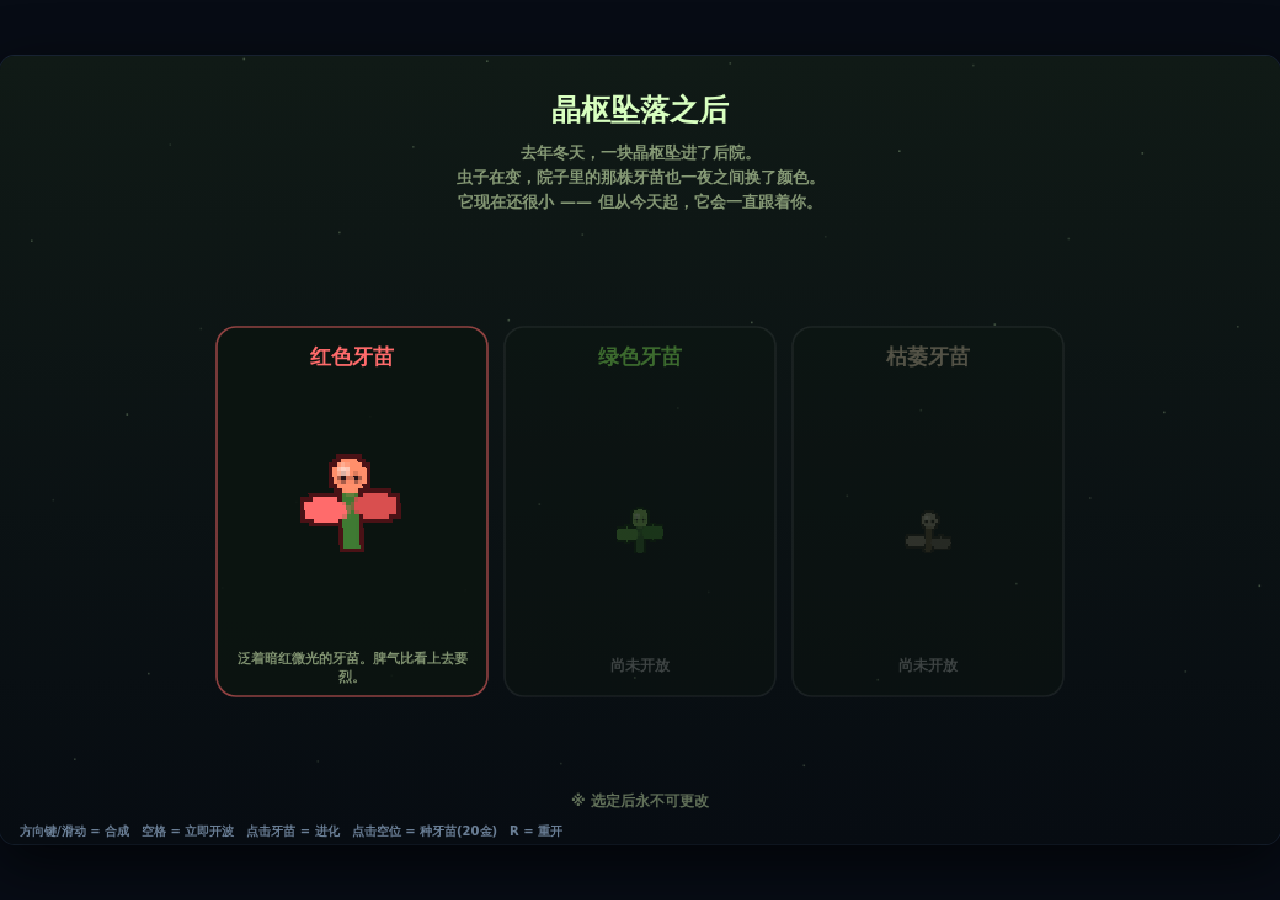
<file: 3069antone/index.html>
<!DOCTYPE html>
<html lang="zh-CN">
<head>
<meta charset="UTF-8">
<!-- viewport-fit=cover：让画布延伸到刘海屏/挖孔屏的安全区之外 -->
<meta name="viewport" content="width=device-width, initial-scale=1, maximum-scale=1, user-scalable=no, viewport-fit=cover">
<meta name="theme-color" content="#070c15">
<meta name="mobile-web-app-capable" content="yes">
<meta name="apple-mobile-web-app-capable" content="yes">
<meta name="apple-mobile-web-app-status-bar-style" content="black-translucent">
<title>星序防线 · 2048 × 塔防</title>
<style>
  html, body {
    margin: 0; padding: 0;
    height: 100%;
    /* dvh：手机地址栏收放时不会把画布顶出屏幕（不支持的浏览器回落到 100%） */
    height: 100dvh;
    background: #070c15;
    color: #dbe8f7;
    font-family: "Noto Sans SC", "PingFang SC", "Microsoft YaHei", system-ui, -apple-system, sans-serif;
    overflow: hidden;
    -webkit-tap-highlight-color: transparent;
    /* 手机端三件套：禁长按菜单、禁文本选中、禁下拉刷新 / 橡皮筋回弹 */
    -webkit-touch-callout: none;
    -webkit-user-select: none;
    user-select: none;
    overscroll-behavior: none;
    touch-action: manipulation;
  }
  #wrap {
    width: 100%; height: 100%;
    display: flex; align-items: center; justify-content: center;
  }
  #game {
    display: block;
    image-rendering: pixelated;
    image-rendering: crisp-edges;
    border-radius: 14px;
    box-shadow: 0 18px 60px rgba(0,0,0,.65), 0 0 0 1px rgba(120,170,230,.18);
    /* none 而非 manipulation：游戏要吃掉全部手势，绝不能交给浏览器去滚动/缩放 */
    touch-action: none;
    cursor: pointer;
    max-width: 100vw;
  }
  #loading {
    position: fixed; inset: 0;
    display: flex; align-items: center; justify-content: center;
    flex-direction: column; gap: 14px;
    background: #070c15; z-index: 10;
    font-size: 14px; letter-spacing: .1em; color: #7d95b5;
  }
  #loading b { font-size: 22px; color: #eaf3ff; letter-spacing: .2em; }
  .spin {
    width: 34px; height: 34px; border-radius: 50%;
    border: 3px solid rgba(120,170,230,.2);
    border-top-color: #6fd6ff;
    animation: sp .8s linear infinite;
  }
  @keyframes sp { to { transform: rotate(360deg); } }
</style>
</head>
<body>
<div id="wrap">
  <canvas id="game"></canvas>
</div>
<div id="loading"><b>星序防线</b><div class="spin"></div><span>正在生成像素美术…</span></div>

<script src="src/core/bus.js"></script>
<script src="src/core/rng.js"></script>
<script src="src/core/loop.js"></script>
<script src="src/core/layout.js"></script>
<script src="src/art/pixel.js"></script>
<script src="src/art/plantArt.js"></script>
<script src="src/art/insectArt.js"></script>
<script src="src/art/beeArt.js"></script>
<script src="src/art/fx.js"></script>
<!-- 培育植物（宠物）系统：数据 → 美术 → 系统 → 视图。
     ★ data/* 必须早于 systems/battlefield.js（它在加载期就把宠物形态并入 PLANTS）
       和 systems/meta.js（它在加载期就往 SHOP 里拼基础材料与血瓶）。
       顺序错了不会报错，只会静默少东西 —— 所以别挪。 -->
<script src="src/data/pets.js"></script>
<script src="src/data/basicMat.js"></script>
<script src="src/art/petArt.js"></script>
<script src="src/art/materialArt.js"></script>
<script src="src/systems/board2048.js"></script>
<script src="src/systems/battlefield.js"></script>
<script src="src/systems/director.js"></script>
<script src="src/view/boardView.js"></script>
<script src="src/view/battleView.js"></script>
<script src="src/systems/cards.js"></script>
<script src="src/systems/run.js"></script>
<script src="src/systems/meta.js"></script>
<script src="src/systems/pet.js"></script>
<script src="src/systems/forge.js"></script>
<script src="src/view/cardView.js"></script>
<script src="src/view/metaView.js"></script>
<script src="src/view/petPanel.js"></script>
<script src="src/view/forgeView.js"></script>
<script src="src/view/petChoose.js"></script>
<!-- 编辑器导出的关卡数据（由 editor 的「下载 levels.js」生成）。缺失则游戏回落默认，行为不变。 -->
<script src="src/data/levels.js"></script>
<script src="src/main.js"></script>
</body>
</html>
</file>
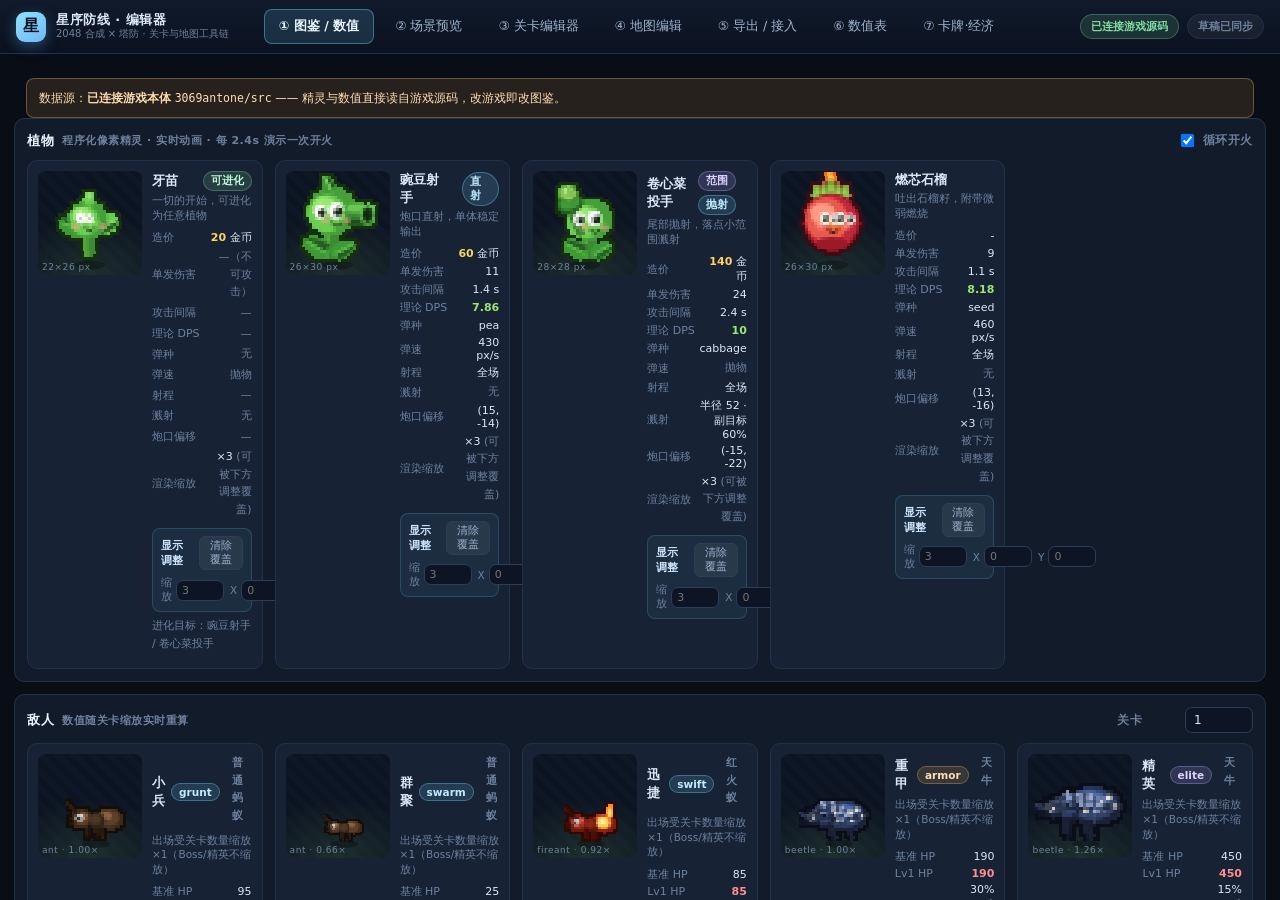
<file: editor/index.html>
<!DOCTYPE html>
<html lang="zh-CN">
<head>
<meta charset="UTF-8">
<meta name="viewport" content="width=device-width, initial-scale=1">
<title>星序防线 · 编辑器（关卡 / 地图 / 数值）</title>
<link rel="stylesheet" href="css/editor.css">
</head>
<body>

<header class="topbar">
  <div class="brand">
    <span class="logo">星</span>
    <div class="brand-txt">
      <b>星序防线 · 编辑器</b>
      <small>2048 合成 × 塔防 · 关卡与地图工具链</small>
    </div>
  </div>
  <nav class="tabs" id="tabs">
    <button class="tab active" data-panel="assets">① 图鉴 / 数值</button>
    <button class="tab" data-panel="scene">② 场景预览</button>
    <button class="tab" data-panel="level">③ 关卡编辑器</button>
    <button class="tab" data-panel="map">④ 地图编辑</button>
    <button class="tab" data-panel="export">⑤ 导出 / 接入</button>
    <button class="tab" data-panel="tables">⑥ 数值表</button>
    <button class="tab" data-panel="tune">⑦ 卡牌·经济</button>
  </nav>
  <div class="status">
    <span id="linkState" class="pill">检测数据源…</span>
    <span id="saveState" class="pill ghost">草稿已同步</span>
  </div>
</header>

<main id="stage"></main>
<div id="toasts"></div>

<!-- ============================================================
     游戏本体源码（只读引用，编辑器不修改游戏任何文件）
     这样编辑器里的精灵、数值、公式与游戏 100% 同源。
     ============================================================ -->
<script src="../3069antone/src/core/bus.js"></script>
<script src="../3069antone/src/core/rng.js"></script>
<script src="../3069antone/src/art/pixel.js"></script>
<script src="../3069antone/src/art/plantArt.js"></script>
<script src="../3069antone/src/art/insectArt.js"></script>
<script src="../3069antone/src/art/beeArt.js"></script>
<script src="../3069antone/src/art/fx.js"></script>
<script src="../3069antone/src/systems/board2048.js"></script>
<script src="../3069antone/src/systems/battlefield.js"></script>
<script src="../3069antone/src/systems/director.js"></script>
<script src="../3069antone/src/systems/cards.js"></script>
<script src="../3069antone/src/view/battleView.js"></script>
<script src="../3069antone/src/view/boardView.js"></script>

<!-- 编辑器自身 -->
<script src="js/core.js"></script>
<script src="js/data.js"></script>
<script src="js/panel-assets.js"></script>
<script src="js/panel-scene.js"></script>
<script src="js/panel-level.js"></script>
<script src="js/panel-map.js"></script>
<script src="js/panel-export.js"></script>
<script src="js/panel-tables.js"></script>
<script src="js/panel-tune.js"></script>
<script src="js/app.js"></script>
</body>
</html>
</file>
<file: editor/css/editor.css>
/* ============================================================
 *  星序防线 · 编辑器样式
 *  深色工具型界面（与游戏本体同一套色板），强调信息密度
 * ============================================================ */
:root {
  --bg: #080d16;
  --bg2: #0c1320;
  --panel: #121b2a;
  --panel2: #16202f;
  --card: #172234;
  --line: #22314a;
  --line2: #2c3d59;
  --txt: #dbe8f7;
  --txt2: #9db2cd;
  --dim: #6d819e;
  --acc: #6fd6ff;
  --acc2: #9ae872;
  --gold: #ffd45e;
  --warn: #ffb454;
  --bad: #ff8f8f;
  --good: #7fe0a0;
  --purple: #b9a6ff;
  --r: 10px;
}

* { box-sizing: border-box; }

html, body {
  margin: 0; padding: 0; height: 100%;
  background: var(--bg);
  color: var(--txt);
  font-family: "Noto Sans SC", "PingFang SC", "Microsoft YaHei", system-ui, -apple-system, sans-serif;
  font-size: 13px;
  overflow: hidden;
}

body { display: flex; flex-direction: column; }

/* ---------------- 顶栏 ---------------- */
.topbar {
  flex: 0 0 54px;
  display: flex; align-items: center; gap: 18px;
  padding: 0 16px;
  background: linear-gradient(180deg, #101a2b, #0b1220);
  border-bottom: 1px solid var(--line);
  z-index: 20;
}
.brand { display: flex; align-items: center; gap: 10px; min-width: 230px; }
.logo {
  width: 30px; height: 30px; border-radius: 9px;
  display: grid; place-items: center;
  font-weight: 900; font-size: 16px; color: #04121f;
  background: linear-gradient(140deg, #8fe3ff, #6fb6f5);
  box-shadow: 0 4px 14px rgba(90,180,255,.35);
}
.brand-txt { display: flex; flex-direction: column; line-height: 1.25; }
.brand-txt b { font-size: 13px; letter-spacing: .04em; }
.brand-txt small { color: var(--dim); font-size: 10px; }

.tabs { display: flex; gap: 6px; flex: 1; }
.tab {
  padding: 8px 14px; border-radius: 8px; cursor: pointer;
  background: transparent; border: 1px solid transparent;
  color: var(--txt2); font-size: 12.5px; font-family: inherit;
  transition: .15s;
}
.tab:hover { background: rgba(111,214,255,.08); color: var(--txt); }
.tab.active {
  background: rgba(111,214,255,.14); border-color: rgba(111,214,255,.4);
  color: #eaf7ff; font-weight: 700;
}

.status { display: flex; gap: 8px; }
.pill {
  padding: 4px 10px; border-radius: 20px; font-size: 11px; font-weight: 700;
  background: rgba(127,224,160,.14); color: var(--good);
  border: 1px solid rgba(127,224,160,.3);
}
.pill.ghost { background: rgba(255,255,255,.05); color: var(--dim); border-color: var(--line); }
.pill.warn { background: rgba(255,180,84,.14); color: var(--warn); border-color: rgba(255,180,84,.35); }
.pill.bad { background: rgba(255,143,143,.14); color: var(--bad); border-color: rgba(255,143,143,.35); }

/* ---------------- 舞台 ---------------- */
#stage { flex: 1; position: relative; overflow: hidden; }
.panel { position: absolute; inset: 0; display: none; overflow: auto; }
.panel.active { display: block; }
.panel.pad { padding: 14px; }
.panel.cols { display: none; }
.panel.cols.active { display: flex; gap: 12px; padding: 12px; }

/* ---------------- 通用块 ---------------- */
.card {
  background: var(--panel); border: 1px solid var(--line);
  border-radius: var(--r); padding: 12px;
}
.card + .card { margin-top: 12px; }
.h {
  display: flex; align-items: center; gap: 8px;
  font-weight: 800; font-size: 13px; letter-spacing: .04em;
  margin: 0 0 10px; color: #eaf3ff;
}
.h .sub { font-weight: 600; font-size: 11px; color: var(--dim); }
.h .sp { flex: 1; }
.sp { flex: 1; }

.row { display: flex; gap: 10px; align-items: center; }
.row.wrap { flex-wrap: wrap; }
.col { display: flex; flex-direction: column; gap: 10px; }

.btn {
  padding: 6px 11px; border-radius: 8px; cursor: pointer;
  background: rgba(255,255,255,.06); border: 1px solid var(--line2);
  color: var(--txt); font-size: 12px; font-family: inherit;
  transition: .13s; white-space: nowrap;
}
.btn:hover { background: rgba(111,214,255,.14); border-color: rgba(111,214,255,.45); }
.btn.primary { background: rgba(111,214,255,.18); border-color: rgba(111,214,255,.5); color: #eaf7ff; font-weight: 700; }
.btn.good { background: rgba(154,232,114,.16); border-color: rgba(154,232,114,.45); color: #dfffd0; }
.btn.danger { background: rgba(255,143,143,.12); border-color: rgba(255,143,143,.4); color: #ffd0d0; }
.btn.sm { padding: 3px 8px; font-size: 11px; border-radius: 6px; }
.btn.active { background: rgba(111,214,255,.22); border-color: var(--acc); color: #fff; font-weight: 700; }
.btn:disabled { opacity: .4; cursor: not-allowed; }

input[type=text], input[type=number], select, textarea {
  background: #0d1524; border: 1px solid var(--line2);
  color: var(--txt); border-radius: 7px; padding: 5px 8px;
  font-size: 12px; font-family: inherit; outline: none;
}
input:focus, select:focus, textarea:focus { border-color: var(--acc); }
input[type=number] { width: 68px; }
input.wide { width: 100%; }
textarea { width: 100%; resize: vertical; font-family: ui-monospace, Consolas, monospace; font-size: 11.5px; line-height: 1.55; }

label.f { display: flex; align-items: center; gap: 6px; font-size: 11.5px; color: var(--txt2); }
label.f > span { min-width: 62px; color: var(--dim); }

.tag {
  display: inline-block; padding: 2px 7px; border-radius: 20px;
  font-size: 10.5px; font-weight: 700; background: rgba(255,255,255,.07);
  color: var(--txt2); border: 1px solid var(--line2);
}
.tag.acc { background: rgba(111,214,255,.15); color: #bfeaff; border-color: rgba(111,214,255,.35); }
.tag.good { background: rgba(127,224,160,.14); color: #bff7d0; border-color: rgba(127,224,160,.32); }
.tag.warn { background: rgba(255,180,84,.14); color: #ffddb0; border-color: rgba(255,180,84,.32); }
.tag.bad { background: rgba(255,143,143,.14); color: #ffcfcf; border-color: rgba(255,143,143,.32); }
.tag.pur { background: rgba(185,166,255,.15); color: #ddd2ff; border-color: rgba(185,166,255,.34); }

/* ---------------- 显示参数微调 ---------------- */
.disp-ctl {
  margin-top: 8px; padding: 7px 8px; border-radius: 8px;
  background: rgba(111,214,255,.06); border: 1px solid rgba(111,214,255,.18);
}
.disp-ctl .disp-row { display: flex; align-items: center; gap: 6px; }
.disp-ctl .disp-row + .disp-row { margin-top: 6px; }
.disp-ctl .disp-lbl { font-size: 11px; font-weight: 700; color: #cfe6ff; }
.disp-ctl .disp-f { display: flex; align-items: center; gap: 4px; font-size: 10.5px; color: var(--dim); }
.disp-ctl .disp-f input { width: 48px; padding: 3px 5px; font-size: 11px; }
.disp-ctl .mini {
  padding: 2px 8px; border-radius: 6px; cursor: pointer; font-size: 10.5px; font-family: inherit;
  background: rgba(255,255,255,.06); border: 1px solid var(--line2); color: var(--txt2);
  transition: .13s;
}
.disp-ctl .mini:hover { background: rgba(255,143,143,.14); border-color: rgba(255,143,143,.4); color: #ffd0d0; }

.kv { display: grid; grid-template-columns: auto 1fr; gap: 3px 10px; font-size: 11.5px; }
.kv dt { color: var(--dim); }
.kv dd { margin: 0; color: var(--txt); font-variant-numeric: tabular-nums; }

.muted { color: var(--dim); font-size: 11px; line-height: 1.6; }
hr.sep { border: 0; border-top: 1px solid var(--line); margin: 10px 0; }

/* ---------------- 数值表 / 卡牌经济 编辑器 ---------------- */
.panel-head { display: flex; align-items: flex-start; gap: 12px; margin-bottom: 10px; }
.panel-head > div:first-child { flex: 1; }
.panel-head h2 { margin: 0 0 3px; font-size: 15px; color: #eaf3ff; }
.panel-actions { display: flex; gap: 8px; align-items: flex-start; flex-shrink: 0; }

.card h3 { margin: 0 0 4px; font-size: 13px; color: #dCEBFF; letter-spacing: .02em; }
.card h4 { margin: 12px 0 4px; font-size: 12px; color: var(--txt2); }
.card .muted { margin: 0 0 6px; }

.tune-table { width: 100%; border-collapse: collapse; font-size: 11.5px; margin-top: 6px; }
.tune-table th, .tune-table td { text-align: left; padding: 5px 7px; border-bottom: 1px solid var(--line); vertical-align: middle; }
.tune-table th { color: var(--dim); font-weight: 700; font-size: 10.5px; letter-spacing: .03em; }
.tune-table td b { color: #eaf3ff; }
.tune-table tr:hover td { background: rgba(111,214,255,.04); }
.tune-table input[type=number] { width: 74px; }
.tune-table input.tstr { width: 128px; }
.tune-table input.tstr.wide { width: 220px; }

.cov { display: inline-block; padding: 1px 8px; border-radius: 12px; font-size: 10px; font-weight: 700; }
.cov.on { background: rgba(255,180,84,.16); color: #ffd9a8; border: 1px solid rgba(255,180,84,.35); }
.cov.off { background: rgba(255,255,255,.05); color: var(--dim); border: 1px solid var(--line); }
.small { font-size: 10.5px; }

/* ---------------- 图鉴 ---------------- */
.grid-cards { display: grid; grid-template-columns: repeat(auto-fill, minmax(232px, 1fr)); gap: 12px; }
.unit {
  background: var(--card); border: 1px solid var(--line);
  border-radius: var(--r); padding: 10px; display: flex; gap: 10px;
}
.unit.sel { border-color: var(--acc); box-shadow: 0 0 0 1px rgba(111,214,255,.35) inset; }
.unit .shot {
  width: 104px; height: 104px; flex: 0 0 104px; border-radius: 8px;
  background:
    radial-gradient(120% 80% at 50% 100%, rgba(154,232,114,.12), transparent 70%),
    repeating-linear-gradient(45deg, #0e1726 0 6px, #0c1421 6px 12px);
  display: grid; place-items: center; position: relative; overflow: hidden;
}
.unit .shot canvas { image-rendering: pixelated; }
.unit .shot .lbl {
  position: absolute; left: 4px; bottom: 3px; font-size: 9px; color: var(--dim);
  letter-spacing: .06em;
}
.unit .meta { flex: 1; min-width: 0; }
.unit .name { font-weight: 800; font-size: 13px; display: flex; align-items: center; gap: 6px; }
.unit .desc { color: var(--dim); font-size: 10.5px; margin: 2px 0 6px; line-height: 1.4; }

.mini-tbl { width: 100%; border-collapse: collapse; font-size: 11px; }
.mini-tbl td { padding: 1.5px 0; }
.mini-tbl td:first-child { color: var(--dim); width: 58px; }
.mini-tbl td:last-child { text-align: right; font-variant-numeric: tabular-nums; }

.chips { display: flex; flex-wrap: wrap; gap: 4px; }
.chip {
  padding: 2px 7px; border-radius: 20px; font-size: 10.5px; font-weight: 700;
  background: rgba(255,255,255,.06); border: 1px solid var(--line2); color: var(--txt2);
}

table.tbl { width: 100%; border-collapse: collapse; font-size: 11.5px; }
table.tbl th {
  text-align: left; color: var(--dim); font-weight: 700; font-size: 10.5px;
  padding: 5px 7px; border-bottom: 1px solid var(--line); letter-spacing: .04em;
}
table.tbl td { padding: 4px 7px; border-bottom: 1px solid rgba(34,49,74,.55); vertical-align: middle; }
table.tbl tr:hover td { background: rgba(111,214,255,.05); }
table.tbl td.num { text-align: right; font-variant-numeric: tabular-nums; }

/* ---------------- 场景 ---------------- */
.scene-wrap { flex: 1; display: flex; flex-direction: column; min-width: 0; }
.scene-canvas-box {
  flex: 1; display: grid; place-items: center; overflow: hidden;
  background: radial-gradient(80% 80% at 50% 40%, #0e1726, #070c15);
  border: 1px solid var(--line); border-radius: var(--r); padding: 8px;
}
canvas.game {
  image-rendering: pixelated; border-radius: 12px;
  box-shadow: 0 18px 60px rgba(0,0,0,.6), 0 0 0 1px rgba(120,170,230,.18);
  max-width: 100%;
}
.side { flex: 0 0 296px; overflow: auto; }
.side::-webkit-scrollbar, .panel::-webkit-scrollbar, .scroll::-webkit-scrollbar { width: 8px; height: 8px; }
.side::-webkit-scrollbar-thumb, .panel::-webkit-scrollbar-thumb, .scroll::-webkit-scrollbar-thumb {
  background: #23324a; border-radius: 4px;
}

.stat-line { display: flex; justify-content: space-between; font-size: 11.5px; padding: 2px 0; }
.stat-line b { font-variant-numeric: tabular-nums; }
.bar { height: 6px; border-radius: 4px; background: rgba(255,255,255,.08); overflow: hidden; }
.bar > i { display: block; height: 100%; border-radius: 4px; background: linear-gradient(90deg, #7fe0a0, #5ec8ff); }

/* ---------------- 关卡编辑器 ---------------- */
.lv-list { flex: 0 0 190px; overflow: auto; }
.lv-item {
  padding: 7px 10px; border-radius: 8px; cursor: pointer; margin-bottom: 5px;
  background: rgba(255,255,255,.03); border: 1px solid var(--line);
  display: flex; align-items: center; gap: 6px;
}
.lv-item:hover { border-color: var(--line2); }
.lv-item.on { background: rgba(111,214,255,.14); border-color: rgba(111,214,255,.5); }
.lv-item .t { flex: 1; min-width: 0; overflow: hidden; text-overflow: ellipsis; white-space: nowrap; font-size: 12px; }
.lv-item .w { font-size: 10px; color: var(--dim); }

.wave-row {
  border: 1px solid var(--line); border-radius: 8px; padding: 8px;
  margin-bottom: 8px; background: var(--panel2);
}
.wave-row.on { border-color: rgba(111,214,255,.5); background: rgba(111,214,255,.07); }
.wave-head { display: flex; align-items: center; gap: 8px; margin-bottom: 6px; }
.wave-no {
  width: 22px; height: 22px; border-radius: 6px; display: grid; place-items: center;
  background: rgba(111,214,255,.16); color: #cdefff; font-weight: 800; font-size: 11px;
  border: 1px solid rgba(111,214,255,.3);
}
.comp-item { display: flex; align-items: center; gap: 4px; }

/* ---------------- 地图编辑 ---------------- */
.map-wrap { flex: 1; display: flex; flex-direction: column; min-width: 0; }
.map-canvas-box {
  flex: 1; overflow: auto; display: grid; place-items: center;
  background: repeating-linear-gradient(45deg, #0d1524 0 8px, #0b1220 8px 16px);
  border: 1px solid var(--line); border-radius: var(--r); padding: 12px;
}
.palette { display: flex; flex-direction: column; gap: 6px; }
.pal {
  display: flex; align-items: center; gap: 8px; padding: 6px 8px;
  border-radius: 8px; cursor: pointer; border: 1px solid var(--line);
  background: rgba(255,255,255,.03); font-size: 11.5px;
}
.pal:hover { border-color: var(--line2); }
.pal.on { border-color: var(--acc); background: rgba(111,214,255,.12); }
.pal .sw { width: 18px; height: 18px; border-radius: 5px; border: 1px solid rgba(0,0,0,.4); flex: 0 0 18px; }
.pal .nm { font-weight: 700; }
.pal .ds { color: var(--dim); font-size: 10px; }
.pal-h {
  margin: 10px 0 6px; padding: 3px 8px; font-size: 10.5px; font-weight: 700; letter-spacing: .04em;
  color: var(--dim); text-transform: none; border-left: 2px solid var(--acc); background: rgba(111,214,255,.07);
  border-radius: 0 6px 6px 0;
}
.col-h {
  margin: 8px 0 3px; font-size: 11px; font-weight: 700; color: #cfe0f5;
}
.lnk {
  cursor: pointer; color: var(--acc); font-size: 13px; line-height: 1; padding: 0 4px; user-select: none;
}
.lnk:hover { color: #fff; }


/* ---------------- 导出 ---------------- */
.code {
  background: #080f1b; border: 1px solid var(--line); border-radius: 8px;
  padding: 10px; font-family: ui-monospace, Consolas, monospace;
  font-size: 11.5px; line-height: 1.6; color: #b9d4ee;
  white-space: pre-wrap; word-break: break-all; max-height: 300px; overflow: auto;
}
.two { display: grid; grid-template-columns: 1fr 1fr; gap: 12px; }

/* ---------------- Toast ---------------- */
#toasts {
  position: fixed; right: 16px; bottom: 16px; z-index: 100;
  display: flex; flex-direction: column; gap: 8px; align-items: flex-end;
}
.tst {
  padding: 8px 14px; border-radius: 20px; font-size: 12px; font-weight: 700;
  background: rgba(12,20,34,.95); border: 1px solid var(--line2); color: var(--txt);
  box-shadow: 0 8px 24px rgba(0,0,0,.5);
  animation: tin .18s ease-out;
}
.tst.good { border-color: rgba(127,224,160,.5); color: #bff7d0; }
.tst.bad { border-color: rgba(255,143,143,.5); color: #ffcfcf; }
@keyframes tin { from { opacity: 0; transform: translateY(6px); } to { opacity: 1; transform: none; } }

.banner {
  margin: 10px 12px 0; padding: 10px 12px; border-radius: 8px;
  background: rgba(255,180,84,.12); border: 1px solid rgba(255,180,84,.35);
  color: #ffddb0; font-size: 11.5px; line-height: 1.6;
}
</file>
